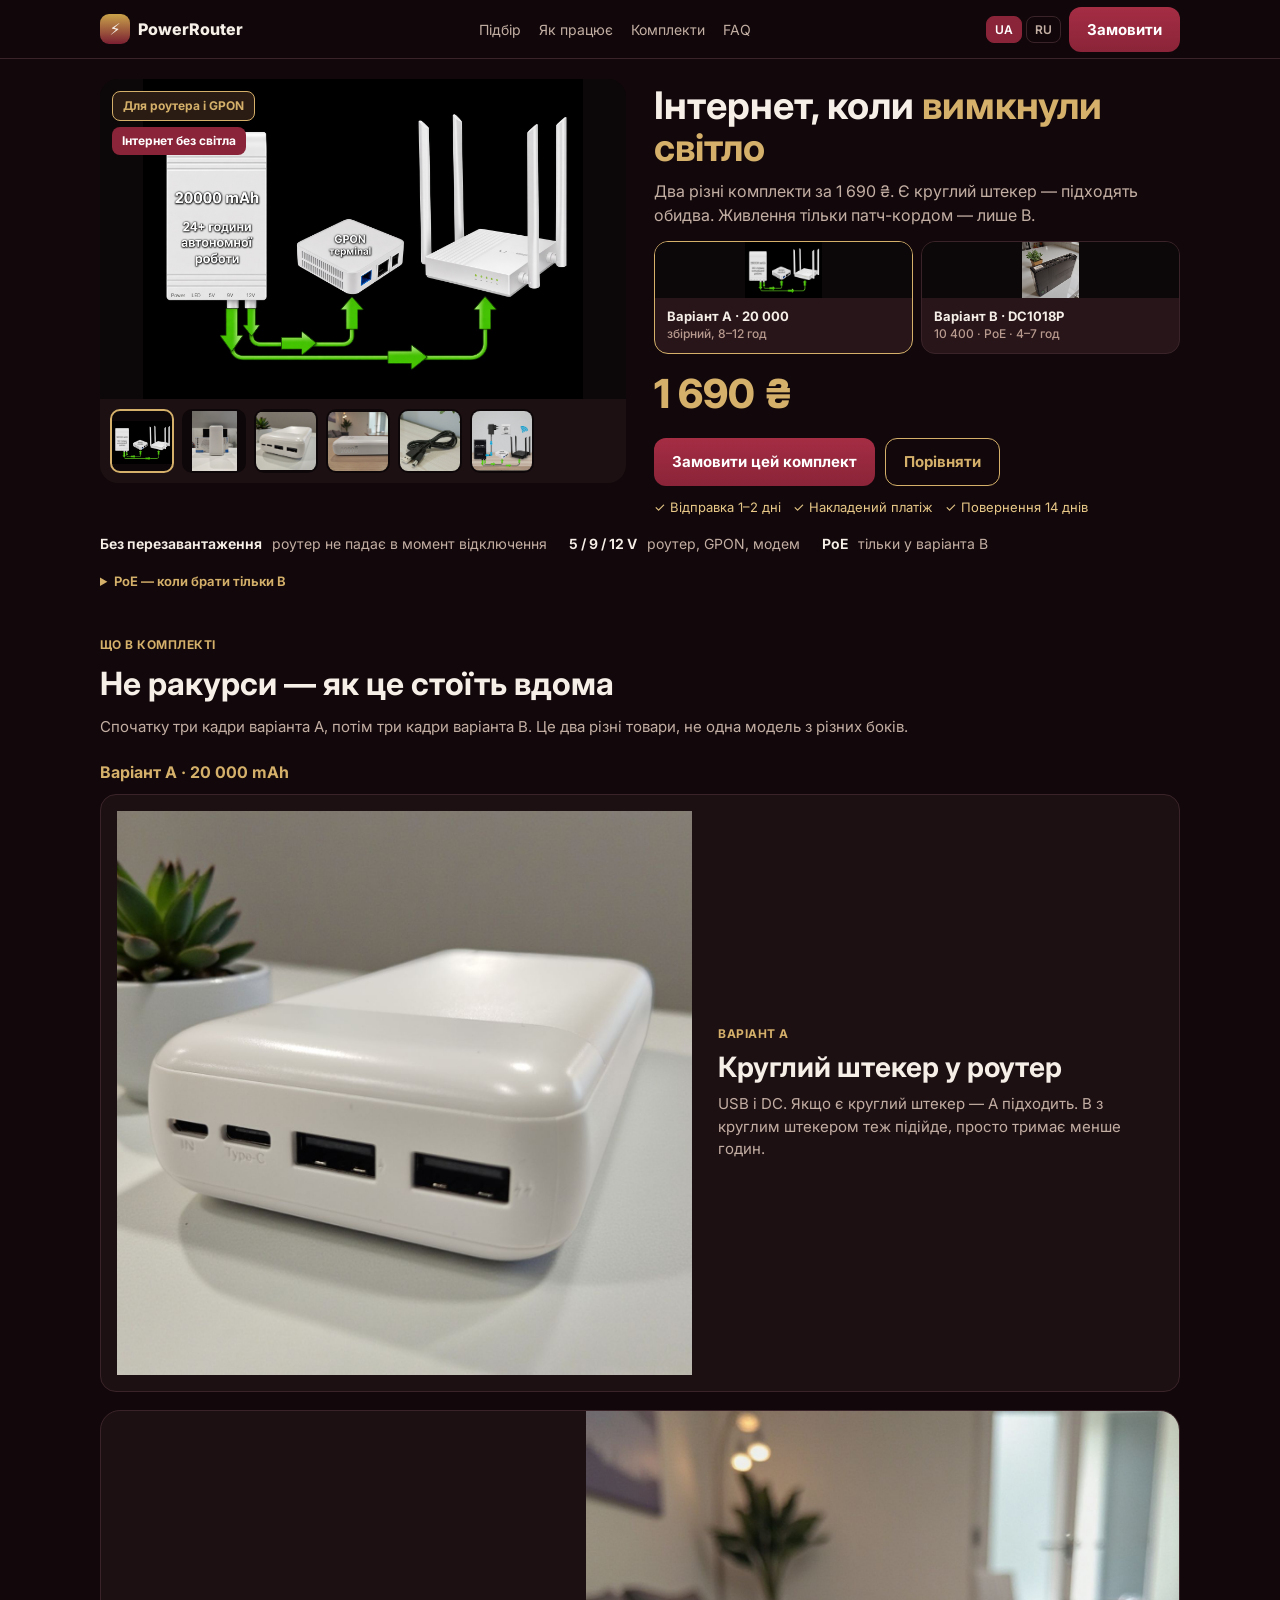
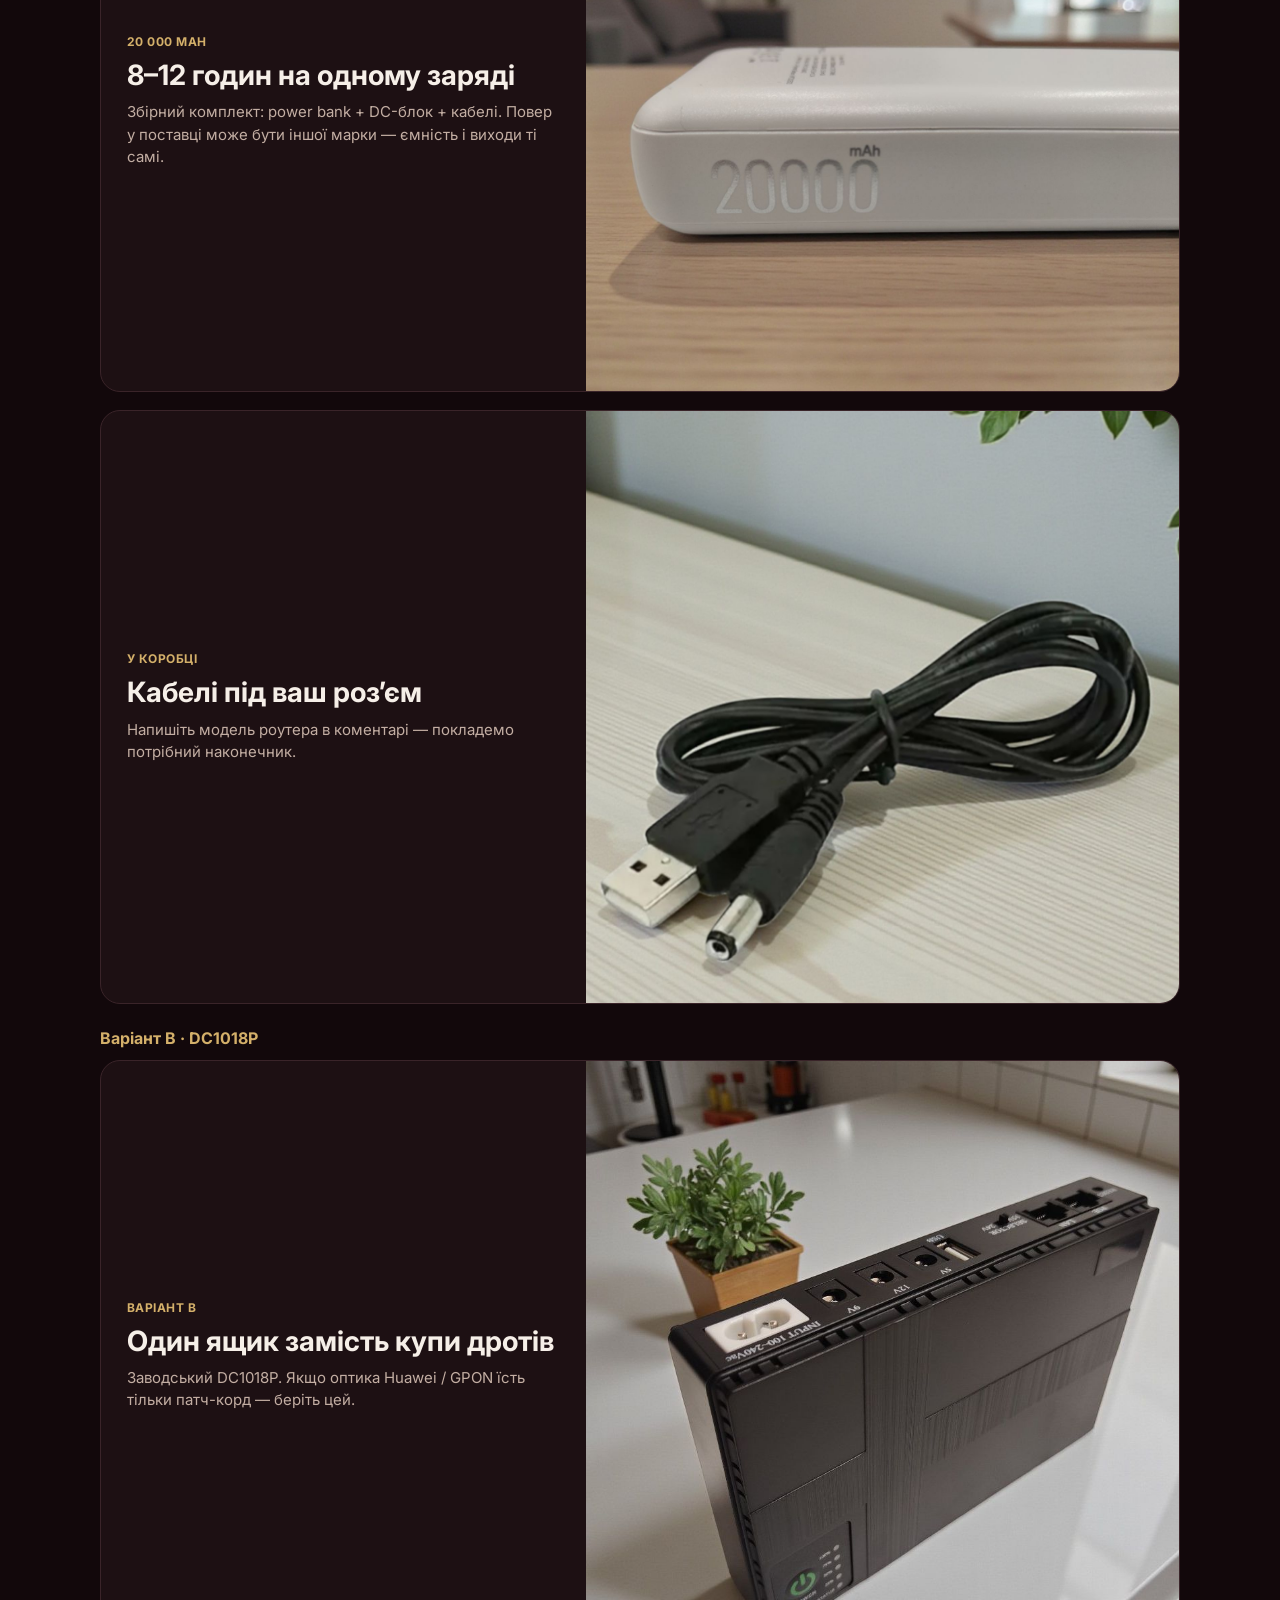
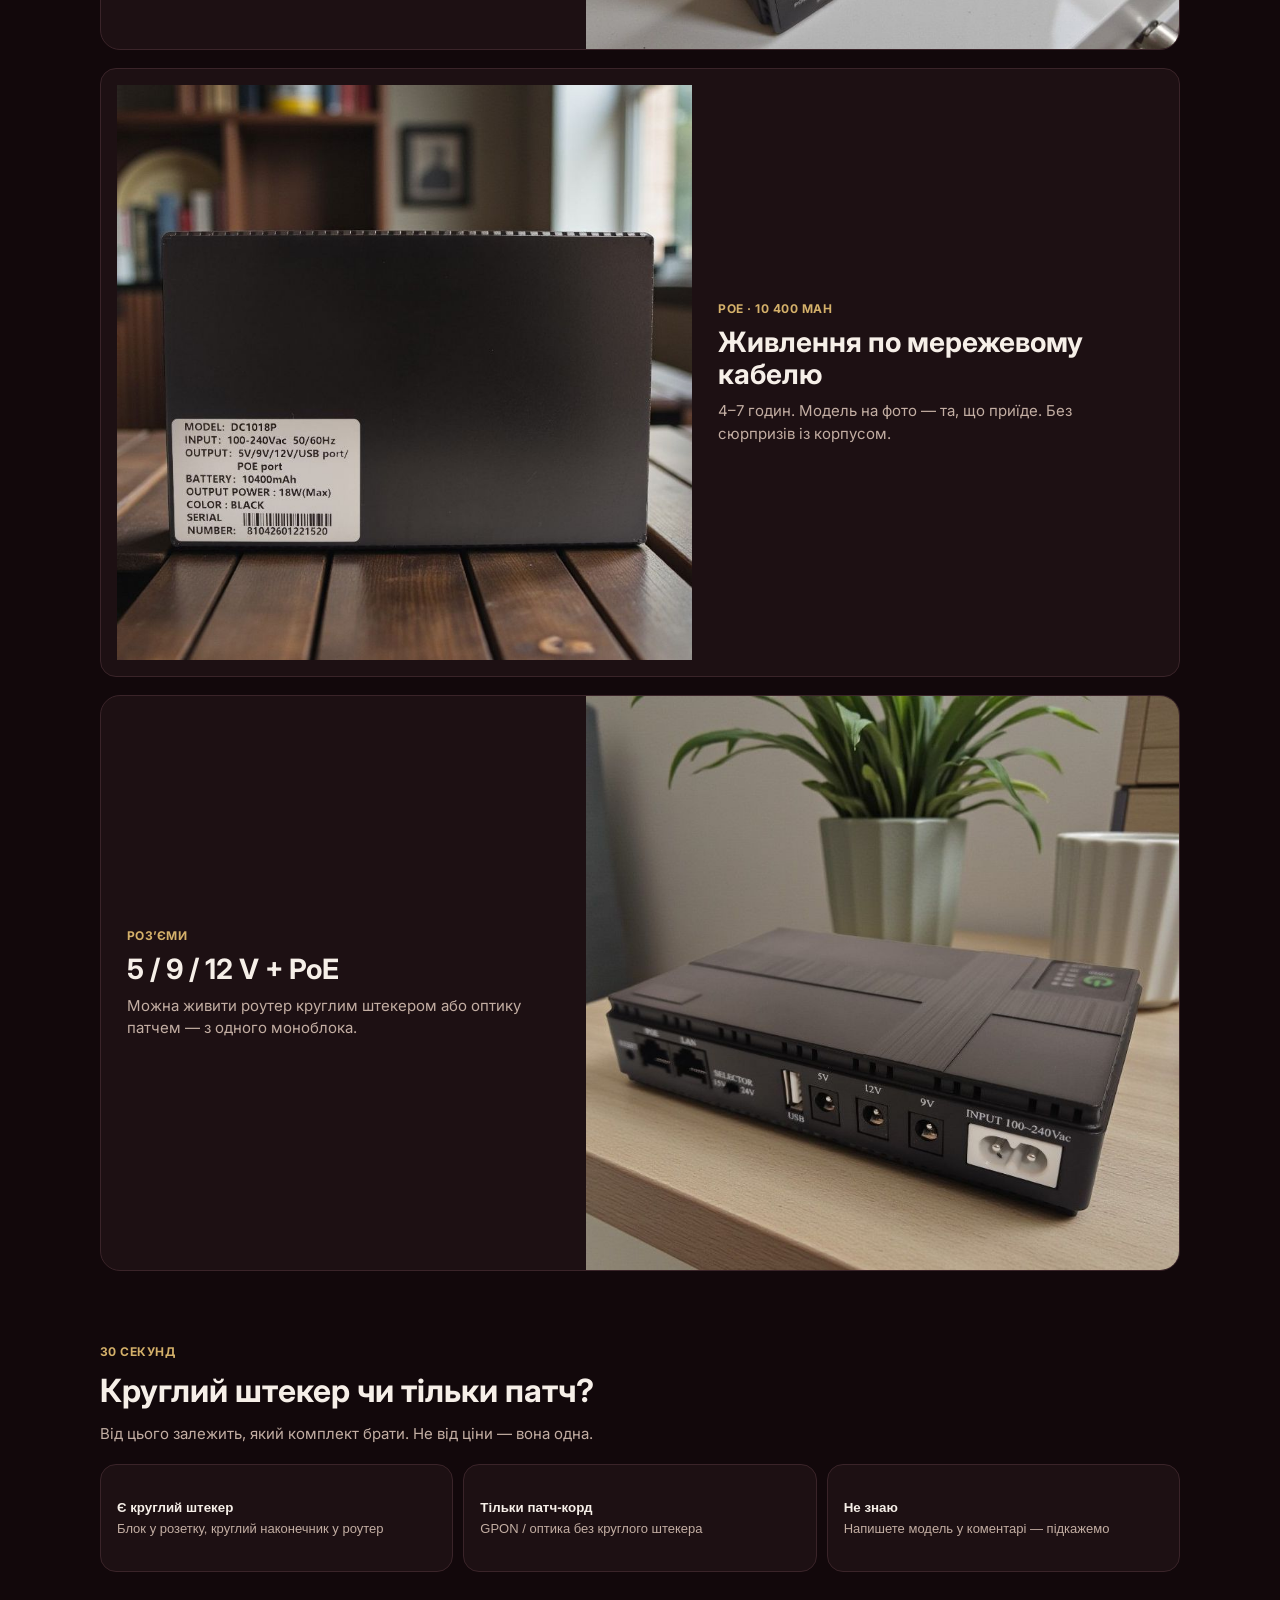
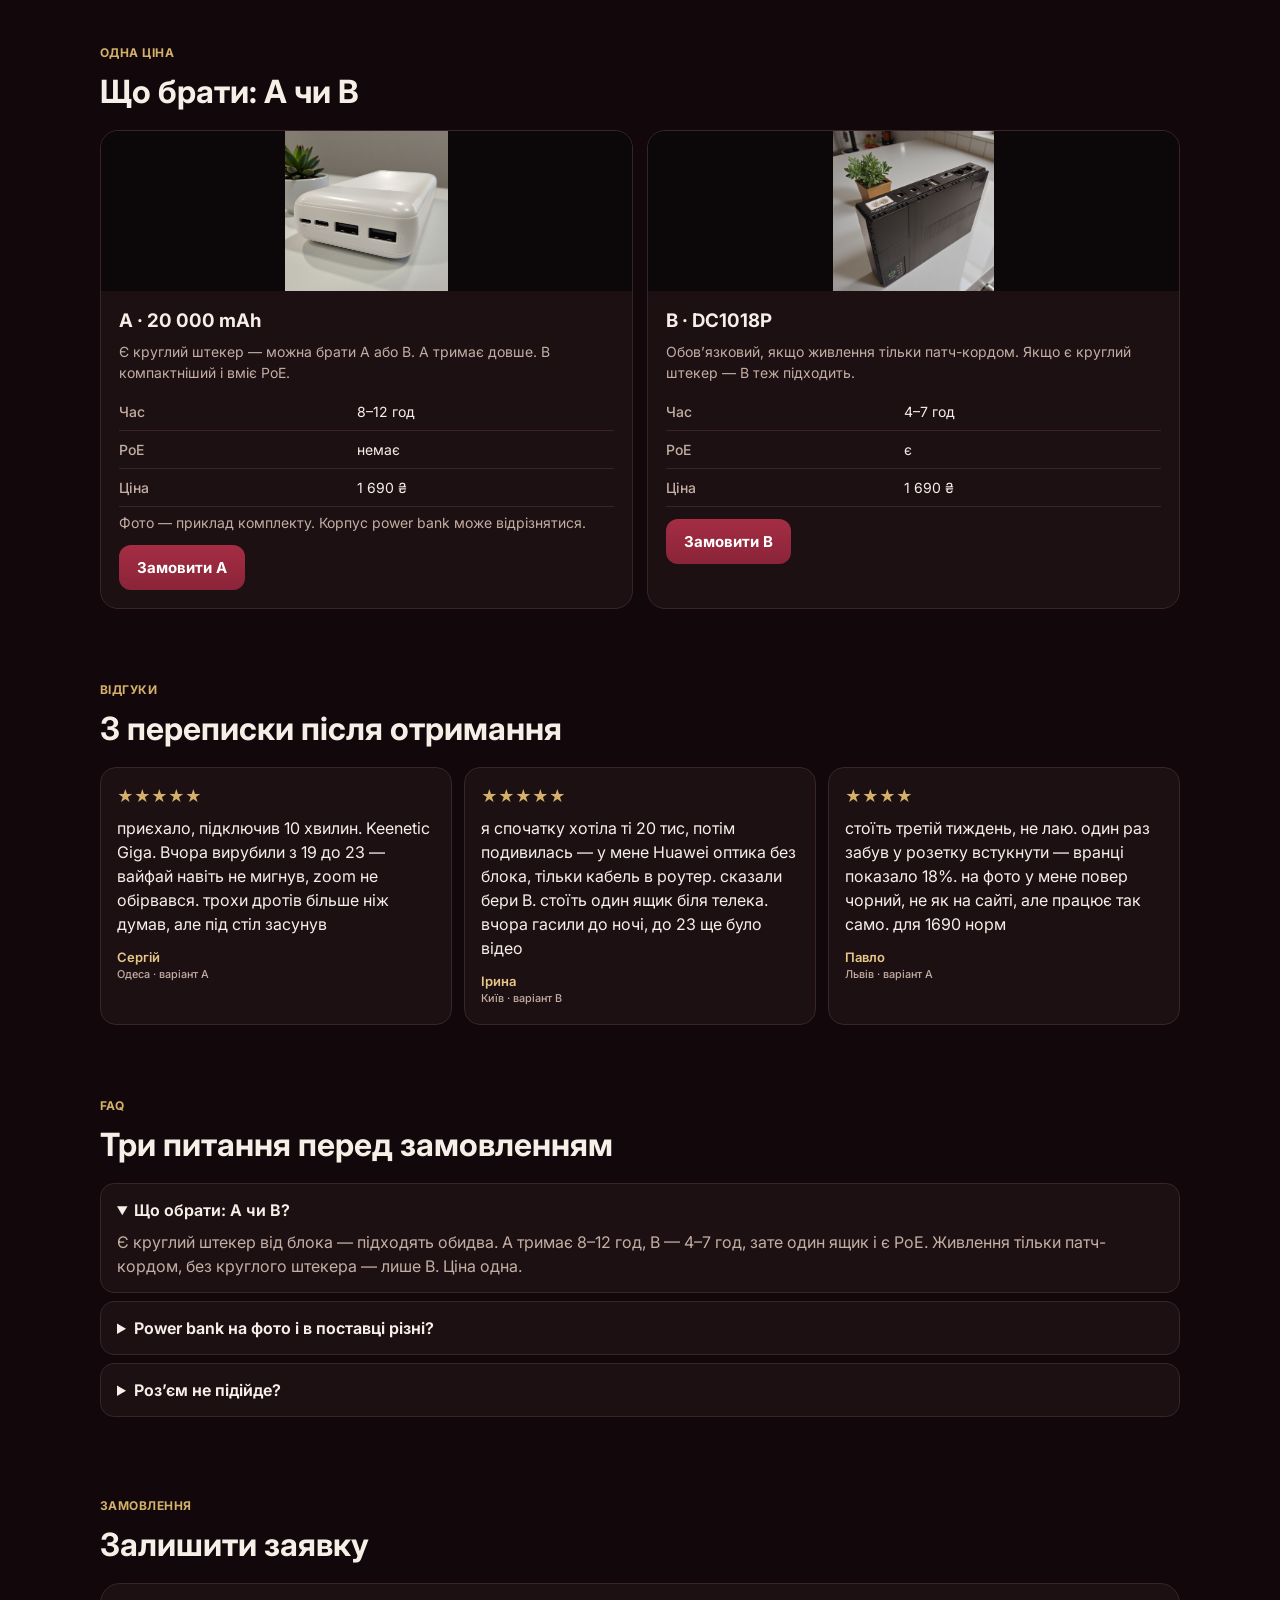
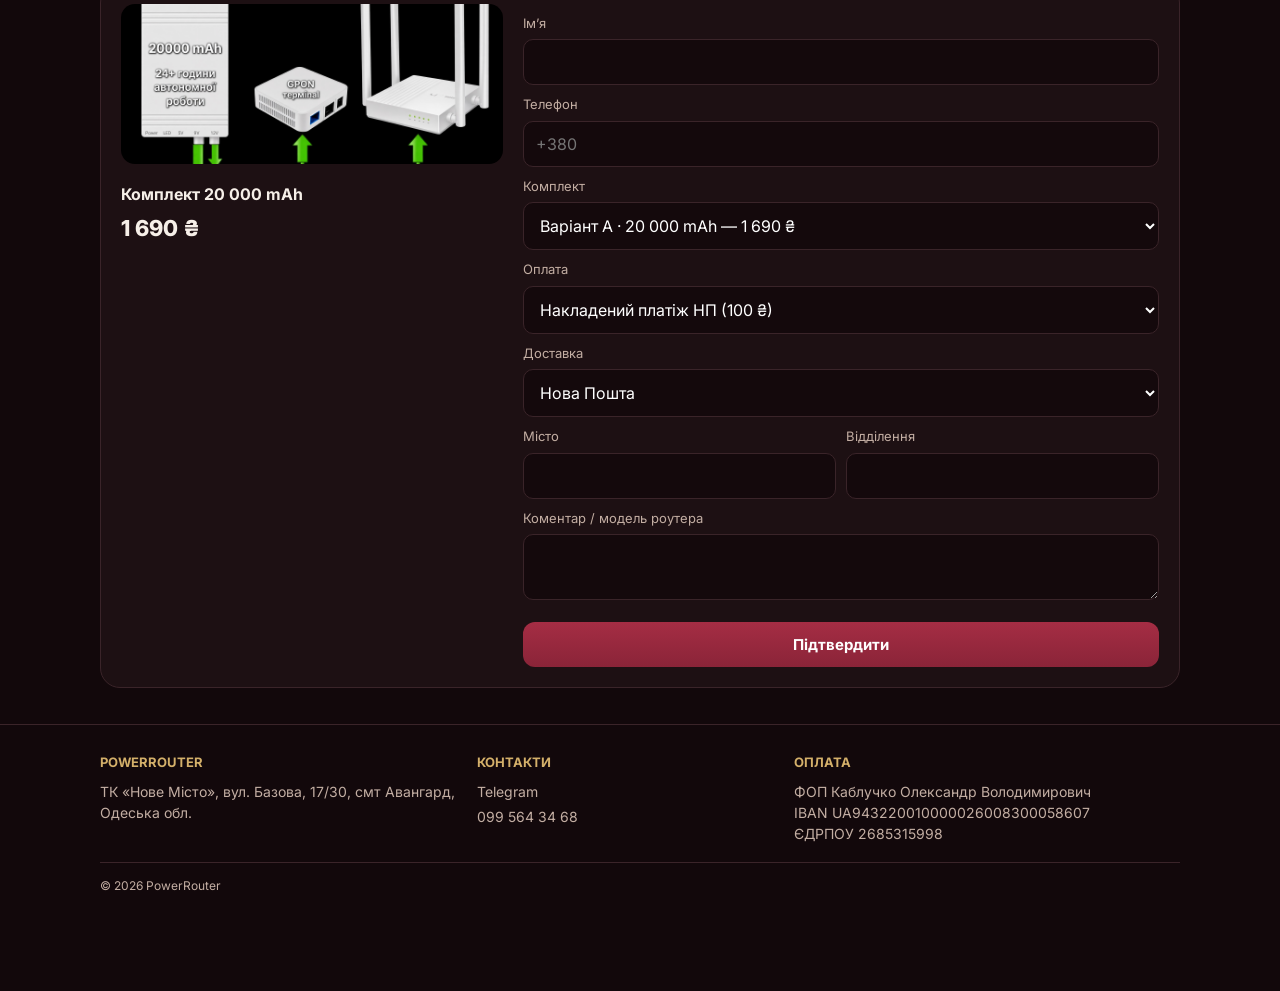
<file: index.html>
<!DOCTYPE html>
<html lang="uk">
<head>
  <meta charset="UTF-8">
  <meta name="viewport" content="width=device-width, initial-scale=1.0">
  <title>ІБП для роутера 20 000 mAh і DC1018P — інтернет без світла | PowerRouter</title>
  <link rel="icon" type="image/svg+xml" href="favicon.svg">
  <link rel="canonical" href="https://crewdocssolution.github.io/powerbank/">
  <meta property="og:title" content="PowerRouter — інтернет без світла">
  <meta property="og:description" content="Два комплекти ІБП для роутера і GPON за 1 690 ₴. 8–12 год або DC1018P з PoE.">
  <meta property="og:image" content="https://crewdocssolution.github.io/powerbank/kit-20k.jpg">
  <meta property="og:url" content="https://crewdocssolution.github.io/powerbank/">
  <meta property="og:type" content="website">
  <meta name="twitter:card" content="summary_large_image">
  <meta name="description" content="Два комплекти: 20 000 mAh і DC1018P 10 400 mAh з PoE. 1690 ₴.">
  <link href="https://fonts.googleapis.com/css2?family=Inter:wght@400;500;600;700;800&display=swap" rel="stylesheet">
  <link rel="stylesheet" href="style.css?v=16">
</head>
<body class="kit20">
  <header>
    <div class="wrap nav">
      <a class="brand" href="#"><span class="brand-mark">⚡</span>PowerRouter</a>
      <nav class="nav-links">
        <a href="#quiz"><span data-lang="uk" class="active">Підбір</span><span data-lang="ru">Подбор</span></a>
        <a href="#story"><span data-lang="uk" class="active">Як працює</span><span data-lang="ru">Как работает</span></a>
        <a href="#kits"><span data-lang="uk" class="active">Комплекти</span><span data-lang="ru">Комплекты</span></a>
        <a href="#faq">FAQ</a>
      </nav>
      <div class="nav-right">
        <div class="lang">
          <button class="active" id="btnUk" onclick="setLang('uk')">UA</button>
          <button id="btnRu" onclick="setLang('ru')">RU</button>
        </div>
        <a class="btn btn-blue" href="#order"><span data-lang="uk" class="active">Замовити</span><span data-lang="ru">Заказать</span></a>
      </div>
    </div>
  </header>
  <main class="wrap">
    <section class="hero">
      <div class="hero-grid">
        <div class="gallery">
          <div class="main-photo">
            <div class="badges">
              <span class="badge badge-gold"><span data-lang="uk" class="active">Для роутера і GPON</span><span data-lang="ru">Для роутера и GPON</span></span>
              <span class="badge badge-red"><span data-lang="uk" class="active">Інтернет без світла</span><span data-lang="ru">Интернет без света</span></span>
            </div>
            <img id="mainImg" src="kit-20k.jpg" alt="Реальний комплект 20 000 mAh">
          </div>
          <div class="thumbs" id="thumbs"></div>
        </div>
        <div class="hero-copy">
          <h1><span data-lang="uk" class="active">Інтернет, коли <em>вимкнули світло</em></span><span data-lang="ru">Интернет, когда <em>выключили свет</em></span></h1>
          <p class="lead"><span data-lang="uk" class="active">Два різні комплекти за 1 690 ₴. Є круглий штекер — підходять обидва. Живлення тільки патч-кордом — лише B.</span><span data-lang="ru">Два разных комплекта за 1 690 ₴. Есть круглый штекер — подходят оба. Питание только патч-кордом — только B.</span></p>
          <div class="switch">
            <button class="on" id="sw20" onclick="selectProduct('kit20')">
              <img src="kit-20k.jpg" alt="">
              <div class="sw-txt">Варіант A · 20 000<small><span data-lang="uk" class="active">збірний, 8–12 год</span><span data-lang="ru">сборный, 8–12 ч</span></small></div>
            </button>
            <button id="swDc" onclick="selectProduct('dc')">
              <img src="dc-3.jpg" alt="">
              <div class="sw-txt">Варіант B · DC1018P<small>10 400 · PoE · 4–7 год</small></div>
            </button>
          </div>
          <div class="price">1 690 ₴</div>
          <div class="cta-row">
            <a class="btn btn-blue" href="#order"><span data-lang="uk" class="active">Замовити цей комплект</span><span data-lang="ru">Заказать этот комплект</span></a>
            <a class="btn btn-ghost" href="#kits"><span data-lang="uk" class="active">Порівняти</span><span data-lang="ru">Сравнить</span></a>
          </div>
          <div class="trust">
            <span>✓ <span data-lang="uk" class="active">Відправка 1–2 дні</span><span data-lang="ru">Отправка 1–2 дня</span></span>
            <span>✓ <span data-lang="uk" class="active">Накладений платіж</span><span data-lang="ru">Наложенный платёж</span></span>
            <span>✓ <span data-lang="uk" class="active">Повернення 14 днів</span><span data-lang="ru">Возврат 14 дней</span></span>
          </div>
        </div>
      </div>
    </section>

    <div class="facts">
      <span><b><span data-lang="uk" class="active">Без перезавантаження</span><span data-lang="ru">Без перезагрузки</span></b> <span data-lang="uk" class="active">роутер не падає в момент відключення</span><span data-lang="ru">роутер не падает в момент отключения</span></span>
      <span><b>5 / 9 / 12 V</b> <span data-lang="uk" class="active">роутер, GPON, модем</span><span data-lang="ru">роутер, GPON, модем</span></span>
      <span><b>PoE</b> <span data-lang="uk" class="active">тільки у варіанта B</span><span data-lang="ru">только у варианта B</span></span>
    </div>
    <details class="poe-mini" id="poe">
      <summary>PoE — <span data-lang="uk" class="active">коли брати тільки B</span><span data-lang="ru">когда брать только B</span></summary>
      <p data-lang="uk" class="active">Якщо GPON або роутер живиться патч-кордом, без круглого штекера від блока — потрібен DC1018P. Якщо є адаптер 5/9/12V у розетку — підійде будь-який комплект.</p>
      <p data-lang="ru">Если GPON или роутер питается патч-кордом, без круглого штекера — нужен DC1018P. Если есть адаптер 5/9/12V — подойдёт любой.</p>
    </details>

    <section id="story">
      <div class="kicker"><span data-lang="uk" class="active">Що в комплекті</span><span data-lang="ru">Что в комплекте</span></div>
      <h2><span data-lang="uk" class="active">Не ракурси — як це стоїть вдома</span><span data-lang="ru">Не ракурсы — как это стоит дома</span></h2>
      <p class="story-intro"><span data-lang="uk" class="active">Спочатку три кадри варіанта A, потім три кадри варіанта B. Це два різні товари, не одна модель з різних боків.</span><span data-lang="ru">Сначала три кадра варианта A, потом три кадра варианта B. Это два разных товара, не одна модель с разных сторон.</span></p>
      <h3 class="story-group">Варіант A · 20 000 mAh</h3>
      <div class="story">
        <article class="story-row rev">
          <div class="story-copy">
            <b>Варіант A</b>
            <h3><span data-lang="uk" class="active">Круглий штекер у роутер</span><span data-lang="ru">Круглый штекер в роутер</span></h3>
            <p><span data-lang="uk" class="active">USB і DC. Якщо є круглий штекер — A підходить. B з круглим штекером теж підійде, просто тримає менше годин.</span><span data-lang="ru">USB и DC. Если есть круглый штекер — A подходит. B с круглым штекером тоже подойдёт, просто меньше часов.</span></p>
          </div>
          <div class="story-pic"><img src="kit20-ports.jpg" alt=""></div>
        </article>
        <article class="story-row">
          <div class="story-copy">
            <b>20 000 mAh</b>
            <h3><span data-lang="uk" class="active">8–12 годин на одному заряді</span><span data-lang="ru">8–12 часов на одном заряде</span></h3>
            <p><span data-lang="uk" class="active">Збірний комплект: power bank + DC-блок + кабелі. Повер у поставці може бути іншої марки — ємність і виходи ті самі.</span><span data-lang="ru">Сборный комплект: power bank + DC-блок + кабели. Повер в поставке может быть другой марки — ёмкость и выходы те же.</span></p>
          </div>
          <div class="story-pic"><img src="kit20-mah.jpg" alt=""></div>
        </article>
        <article class="story-row">
          <div class="story-copy">
            <b><span data-lang="uk" class="active">У коробці</span><span data-lang="ru">В коробке</span></b>
            <h3><span data-lang="uk" class="active">Кабелі під ваш роз’єм</span><span data-lang="ru">Кабели под ваш разъём</span></h3>
            <p><span data-lang="uk" class="active">Напишіть модель роутера в коментарі — покладемо потрібний наконечник.</span><span data-lang="ru">Напишите модель роутера в комментарии — положим нужный наконечник.</span></p>
          </div>
          <div class="story-pic"><img src="kit20-cable.jpg" alt=""></div>
        </article>
      </div>
      <h3 class="story-group">Варіант B · DC1018P</h3>
      <div class="story">
        <article class="story-row">
          <div class="story-copy">
            <b>Варіант B</b>
            <h3><span data-lang="uk" class="active">Один ящик замість купи дротів</span><span data-lang="ru">Один ящик вместо кучи проводов</span></h3>
            <p><span data-lang="uk" class="active">Заводський DC1018P. Якщо оптика Huawei / GPON їсть тільки патч-корд — беріть цей.</span><span data-lang="ru">Заводской DC1018P. Если оптика Huawei / GPON ест только патч-корд — берите этот.</span></p>
          </div>
          <div class="story-pic"><img src="dc-3.jpg" alt=""></div>
        </article>
        <article class="story-row rev">
          <div class="story-copy">
            <b>PoE · 10 400 mAh</b>
            <h3><span data-lang="uk" class="active">Живлення по мережевому кабелю</span><span data-lang="ru">Питание по сетевому кабелю</span></h3>
            <p><span data-lang="uk" class="active">4–7 годин. Модель на фото — та, що приїде. Без сюрпризів із корпусом.</span><span data-lang="ru">4–7 часов. Модель на фото — та, что приедет. Без сюрпризов с корпусом.</span></p>
          </div>
          <div class="story-pic"><img src="dc-1.jpg" alt=""></div>
        </article>
        <article class="story-row">
          <div class="story-copy">
            <b><span data-lang="uk" class="active">Роз’єми</span><span data-lang="ru">Разъёмы</span></b>
            <h3>5 / 9 / 12 V + PoE</h3>
            <p><span data-lang="uk" class="active">Можна живити роутер круглим штекером або оптику патчем — з одного моноблока.</span><span data-lang="ru">Можно питать роутер круглым штекером или оптику патчем — с одного моноблока.</span></p>
          </div>
          <div class="story-pic"><img src="dc-2.jpg" alt=""></div>
        </article>
      </div>
    </section>


    <section id="quiz">
      <div class="kicker"><span data-lang="uk" class="active">30 секунд</span><span data-lang="ru">30 секунд</span></div>
      <h2><span data-lang="uk" class="active">Круглий штекер чи тільки патч?</span><span data-lang="ru">Круглый штекер или только патч?</span></h2>
      <p class="story-intro"><span data-lang="uk" class="active">Від цього залежить, який комплект брати. Не від ціни — вона одна.</span><span data-lang="ru">От этого зависит, какой комплект брать. Не от цены — она одна.</span></p>
      <div class="quiz-grid">
        <button type="button" class="quiz-opt" id="q-plug" onclick="pickPlug('plug')">
          <b><span data-lang="uk" class="active">Є круглий штекер</span><span data-lang="ru">Есть круглый штекер</span></b>
          <small><span data-lang="uk" class="active">Блок у розетку, круглий наконечник у роутер</span><span data-lang="ru">Блок в розетку, круглый наконечник в роутер</span></small>
        </button>
        <button type="button" class="quiz-opt" id="q-patch" onclick="pickPlug('patch')">
          <b><span data-lang="uk" class="active">Тільки патч-корд</span><span data-lang="ru">Только патч-корд</span></b>
          <small><span data-lang="uk" class="active">GPON / оптика без круглого штекера</span><span data-lang="ru">GPON / оптика без круглого штекера</span></small>
        </button>
        <button type="button" class="quiz-opt" id="q-unknown" onclick="pickPlug('unknown')">
          <b><span data-lang="uk" class="active">Не знаю</span><span data-lang="ru">Не знаю</span></b>
          <small><span data-lang="uk" class="active">Напишете модель у коментарі — підкажемо</span><span data-lang="ru">Напишите модель в комментарии — подскажем</span></small>
        </button>
      </div>
      <p class="quiz-rec" id="quizRec" hidden></p>
    </section>

    <section id="kits">
      <div class="kicker"><span data-lang="uk" class="active">Одна ціна</span><span data-lang="ru">Одна цена</span></div>
      <h2><span data-lang="uk" class="active">Що брати: A чи B</span><span data-lang="ru">Что брать: A или B</span></h2>
      <div class="compare">
        <article class="pcard">
          <div class="pic"><img src="kit20-ports.jpg" alt="20 000"></div>
          <div class="body">
            <h3>A · 20 000 mAh</h3>
            <p><span data-lang="uk" class="active">Є круглий штекер — можна брати A або B. A тримає довше. B компактніший і вміє PoE.</span><span data-lang="ru">Есть круглый штекер — можно A или B. A держит дольше. B компактнее и умеет PoE.</span></p>
            <table>
              <tr><th><span data-lang="uk" class="active">Час</span><span data-lang="ru">Время</span></th><td>8–12 год</td></tr>
              <tr><th>PoE</th><td><span data-lang="uk" class="active">немає</span><span data-lang="ru">нет</span></td></tr>
              <tr><th><span data-lang="uk" class="active">Ціна</span><span data-lang="ru">Цена</span></th><td>1 690 ₴</td></tr>
            </table>
            <p class="note"><span data-lang="uk" class="active">Фото — приклад комплекту. Корпус power bank може відрізнятися.</span><span data-lang="ru">Фото — пример комплекта. Корпус power bank может отличаться.</span></p>
            <div style="margin-top:12px"><a class="btn btn-blue" href="#order" onclick="selectProduct('kit20')"><span data-lang="uk" class="active">Замовити A</span><span data-lang="ru">Заказать A</span></a></div>
          </div>
        </article>
        <article class="pcard">
          <div class="pic"><img src="dc-3.jpg" alt="DC1018P"></div>
          <div class="body">
            <h3>B · DC1018P</h3>
            <p><span data-lang="uk" class="active">Обов’язковий, якщо живлення тільки патч-кордом. Якщо є круглий штекер — B теж підходить.</span><span data-lang="ru">Обязателен, если питание только патч-кордом. Если есть круглый штекер — B тоже подходит.</span></p>
            <table>
              <tr><th><span data-lang="uk" class="active">Час</span><span data-lang="ru">Время</span></th><td>4–7 год</td></tr>
              <tr><th>PoE</th><td><span data-lang="uk" class="active">є</span><span data-lang="ru">есть</span></td></tr>
              <tr><th><span data-lang="uk" class="active">Ціна</span><span data-lang="ru">Цена</span></th><td>1 690 ₴</td></tr>
            </table>
            <div style="margin-top:12px"><a class="btn btn-blue" href="#order" onclick="selectProduct('dc')"><span data-lang="uk" class="active">Замовити B</span><span data-lang="ru">Заказать B</span></a></div>
          </div>
        </article>
      </div>
    </section>

    <section>
      <div class="kicker"><span data-lang="uk" class="active">Відгуки</span><span data-lang="ru">Отзывы</span></div>
      <h2><span data-lang="uk" class="active">З переписки після отримання</span><span data-lang="ru">Из переписки после получения</span></h2>
      <div class="reviews" style="margin-top:8px">
        <article class="rev"><div class="stars">★★★★★</div><p><span data-lang="uk" class="active">приєхало, підключив 10 хвилин. Keenetic Giga. Вчора вирубили з 19 до 23 — вайфай навіть не мигнув, zoom не обірвався. трохи дротів більше ніж думав, але під стіл засунув</span><span data-lang="ru">приехало, включил за 10 мин. Keenetic Giga. Вчера свет с 19 до 23 — вайфай даже не мигнул. проводов больше чем ждал, под стол убрал</span></p><div class="who">Сергій<small>Одеса · варіант A</small></div></article>
        <article class="rev"><div class="stars">★★★★★</div><p><span data-lang="uk" class="active">я спочатку хотіла ті 20 тис, потім подивилась — у мене Huawei оптика без блока, тільки кабель в роутер. сказали бери B. стоїть один ящик біля телека. вчора гасили до ночі, до 23 ще було відео</span><span data-lang="ru">сначала хотела 20 тыс, потом вспомнила — оптика Huawei без блока, только патч в роутер. взяла B. один ящик у тумбочки. до 23 ещё было видео</span></p><div class="who">Ірина<small>Київ · варіант B</small></div></article>
        <article class="rev"><div class="stars">★★★★</div><p><span data-lang="uk" class="active">стоїть третій тиждень, не лаю. один раз забув у розетку встукнути — вранці показало 18%. на фото у мене повер чорний, не як на сайті, але працює так само. для 1690 норм</span><span data-lang="ru">третья неделя стоит, не лезу. один раз не вставил в розетку — на экране 18%. повер пришёл чёрный, не как на фото, работае так же</span></p><div class="who">Павло<small>Львів · варіант A</small></div></article>
      </div>
    </section>

    <section class="faq" id="faq">
      <div class="kicker">FAQ</div>
      <h2><span data-lang="uk" class="active">Три питання перед замовленням</span><span data-lang="ru">Три вопроса перед заказом</span></h2>
      <details open><summary><span data-lang="uk" class="active">Що обрати: A чи B?</span><span data-lang="ru">Что взять: A или B?</span></summary><p><span data-lang="uk" class="active">Є круглий штекер від блока — підходять обидва. A тримає 8–12 год, B — 4–7 год, зате один ящик і є PoE. Живлення тільки патч-кордом, без круглого штекера — лише B. Ціна одна.</span><span data-lang="ru">Есть круглый штекер от блока — подходят оба. A держит 8–12 ч, B — 4–7 ч, зато один ящик и есть PoE. Питание только патч-кордом, без круглого штекера — только B. Цена одна.</span></p></details>
      <details><summary><span data-lang="uk" class="active">Power bank на фото і в поставці різні?</span><span data-lang="ru">Power bank на фото и в поставке разные?</span></summary><p><span data-lang="uk" class="active">У варіанті A — так може бути. Фото це приклад комплекту. Приїде 20 000 mAh з тими самими виходами. DC1018P завжди та сама модель.</span><span data-lang="ru">В варианте A — да, может. Фото — пример. Приедет 20 000 mAh с теми же выходами. DC1018P — всегда та же модель.</span></p></details>
      <details><summary><span data-lang="uk" class="active">Роз’єм не підійде?</span><span data-lang="ru">Разъём не подойдёт?</span></summary><p><span data-lang="uk" class="active">Напишіть модель роутера в коментар — покладемо наконечник. Якщо не сів — 14 днів на обмін.</span><span data-lang="ru">Напишите модель роутера в комментарий — положим наконечник. Если не сел — 14 дней на обмен.</span></p></details>
    </section>

    <section id="order">
      <div class="kicker"><span data-lang="uk" class="active">Замовлення</span><span data-lang="ru">Заказ</span></div>
      <h2><span data-lang="uk" class="active">Залишити заявку</span><span data-lang="ru">Оставить заявку</span></h2>
      <div class="order-box" style="margin-top:8px">
        <div>
          <img id="orderImg" src="kit-20k.jpg" alt="" style="width:100%;border-radius:14px;margin-bottom:12px;object-fit:cover;height:160px;background:#0c0708">
          <b id="orderTitle">Комплект 20 000 mAh</b>
          <div style="margin-top:6px;font-size:22px;font-weight:800">1 690 ₴</div>
        </div>
        <form class="order-form" id="orderForm" onsubmit="return sendOrder(event)">
          <label><span data-lang="uk" class="active">Ім’я</span><span data-lang="ru">Имя</span></label>
          <input id="orderName" required>
          <label><span data-lang="uk" class="active">Телефон</span><span data-lang="ru">Телефон</span></label>
          <input id="orderPhone" required placeholder="+380" inputmode="tel">
          <label><span data-lang="uk" class="active">Комплект</span><span data-lang="ru">Комплект</span></label>
          <select id="orderProduct" onchange="syncFromSelect()">
            <option value="Комплект 20 000 mAh — 1690 грн" data-id="kit20">Варіант A · 20 000 mAh — 1 690 ₴</option>
            <option value="DC1018P 10400 mAh — 1690 грн" data-id="dc">Варіант B · DC1018P — 1 690 ₴</option>
          </select>
          <label><span data-lang="uk" class="active">Оплата</span><span data-lang="ru">Оплата</span></label>
          <select id="orderPayment">
            <option value="Накладений платіж НП (передплата 100 грн)">Накладений платіж НП (100 ₴)</option>
            <option value="Повна передоплата ФОП">Повна передоплата ФОП</option>
            <option value="Укрпошта після повної передоплати">Укрпошта (повна передоплата)</option>
          </select>
          <label><span data-lang="uk" class="active">Доставка</span><span data-lang="ru">Доставка</span></label>
          <select id="orderDelivery">
            <option value="Нова Пошта">Нова Пошта</option>
            <option value="Укрпошта">Укрпошта</option>
          </select>
          <div class="row2">
            <div><label><span data-lang="uk" class="active">Місто</span><span data-lang="ru">Город</span></label><input id="orderCity"></div>
            <div><label><span data-lang="uk" class="active">Відділення</span><span data-lang="ru">Отделение</span></label><input id="orderBranch"></div>
          </div>
          <input id="orderAddress" style="display:none"><input type="hidden" id="npType" value="відділення">
          <label><span data-lang="uk" class="active">Коментар / модель роутера</span><span data-lang="ru">Комментарий / модель роутера</span></label>
          <textarea id="orderComment"></textarea>
          <button class="btn btn-blue" id="orderSubmitBtn" style="width:100%;margin-top:16px"><span data-lang="uk" class="active">Підтвердити</span><span data-lang="ru">Подтвердить</span></button>
        </form>
      </div>
    </section>
  </main>
  <footer>
    <div class="wrap">
      <div class="foot-grid">
        <div><h4>PowerRouter</h4><p>ТК «Нове Місто», вул. Базова, 17/30, смт Авангард, Одеська обл.</p></div>
        <div>
          <h4><span data-lang="uk" class="active">Контакти</span><span data-lang="ru">Контакты</span></h4>
          <a href="https://t.me/+380995643468" target="_blank" rel="noopener">Telegram</a>
          <a href="tel:+380995643468">099 564 34 68</a>
        </div>
        <div><h4><span data-lang="uk" class="active">Оплата</span><span data-lang="ru">Оплата</span></h4><p>ФОП Каблучко Олександр Володимирович</p><p>IBAN UA943220010000026008300058607</p><p>ЄДРПОУ 2685315998</p></div>
      </div>
      <p class="copy">© 2026 PowerRouter</p>
    </div>
  </footer>
  <div class="sticky"><div class="sticky-in"><div><b>1 690 ₴</b></div><a class="btn btn-blue" href="#order"><span data-lang="uk" class="active">Замовити</span><span data-lang="ru">Заказать</span></a></div></div>
  <div class="modal" id="thankyouModal" onclick="if(event.target===this)closeThankYou()"><div class="mbox"><div style="font-size:40px">✅</div><h3><span data-lang="uk" class="active">Дякуємо!</span><span data-lang="ru">Спасибо!</span></h3><button class="btn btn-blue" style="width:100%;margin-top:12px" onclick="closeThankYou()"><span data-lang="uk" class="active">Зрозуміло</span><span data-lang="ru">Понятно</span></button></div></div>
  <script src="app.js?v=16"></script>
</body>
</html>
</file>
<file: style.css>
:root {
  --bg: #12080b;
  --card: #1d1013;
  --card2: #27151a;
  --text: #f6efe8;
  --muted: #c3aea3;
  --gold: #d4b06a;
  --gold2: #e8c888;
  --wine: #8a2438;
  --wine2: #a52d44;
  --border: #3a2429;
}
* { margin: 0; padding: 0; box-sizing: border-box; }
html { scroll-behavior: smooth; }
body {
  font-family: Inter, system-ui, sans-serif;
  background: var(--bg);
  color: var(--text);
  line-height: 1.5;
  -webkit-font-smoothing: antialiased;
}
a { color: inherit; }
.wrap { max-width: 1120px; margin: 0 auto; padding: 0 20px; }
[data-lang] { display: none; }
[data-lang].active { display: inline; }
p[data-lang].active, h1[data-lang].active, h2[data-lang].active, h3[data-lang].active,
li[data-lang].active, div[data-lang].active { display: block; }
header {
  position: sticky; top: 0; z-index: 50;
  background: rgba(18,8,11,.94);
  backdrop-filter: blur(16px);
  border-bottom: 1px solid var(--border);
}
.nav { height: 58px; display: flex; align-items: center; justify-content: space-between; gap: 12px; }
.brand { display: flex; align-items: center; gap: 8px; text-decoration: none; font-weight: 800; }
.brand-mark {
  width: 30px; height: 30px; border-radius: 9px;
  background: linear-gradient(180deg,#c9a24a,#7a1f32);
  display: grid; place-items: center;
}
.nav-links { display: flex; gap: 18px; }
.nav-links a { color: var(--muted); text-decoration: none; font-size: 14px; }
.nav-right { display: flex; align-items: center; gap: 8px; }
.lang { display: flex; gap: 4px; }
.lang button {
  background: transparent; border: 1px solid var(--border); color: var(--muted);
  border-radius: 8px; padding: 5px 8px; font: 600 12px Inter; cursor: pointer;
}
.lang button.active { background: var(--wine); color: #fff; border-color: var(--wine); }
.btn {
  display: inline-flex; align-items: center; justify-content: center;
  border: 0; border-radius: 12px; padding: 13px 18px;
  font: 700 15px Inter; cursor: pointer; text-decoration: none;
}
.btn-blue { background: linear-gradient(180deg,var(--wine2),var(--wine)); color: #fff; }
.btn-ghost { background: transparent; color: var(--gold); border: 1px solid var(--gold); }
.hero { padding: 20px 0 8px; }
.hero-grid { display: grid; grid-template-columns: 1fr 1fr; gap: 28px; align-items: start; }
.gallery { border-radius: 18px; overflow: hidden; background: #0c0708; }
.main-photo {
  position: relative; background: #0c0708;
  display: flex; align-items: center; justify-content: center;
}
body.kit20 .main-photo,
body.dc .main-photo { height: 320px; }
.main-photo img { max-width: 100%; max-height: 100%; width: auto; height: auto; object-fit: contain; }
.badges { position: absolute; top: 12px; left: 12px; display: flex; flex-direction: column; gap: 6px; z-index: 2; }
.badge { width: fit-content; border-radius: 8px; padding: 5px 10px; font-size: 12px; font-weight: 700; }
.badge-red { background: var(--wine); color: #fff; }
.badge-gold { background: #2a1c12; color: var(--gold); border: 1px solid var(--gold); }
.thumbs { display: flex; gap: 8px; padding: 10px; background: var(--card); }
.thumbs img {
  width: 64px; height: 64px; object-fit: contain;
  border-radius: 10px; border: 2px solid transparent; cursor: pointer;
  background: #0d0709; flex-shrink: 0;
}
.thumbs img.on { border-color: var(--gold); }
.hero-copy h1 { font-size: clamp(26px, 3.4vw, 38px); line-height: 1.1; margin: 6px 0 10px; }
.hero-copy h1 em { font-style: normal; color: var(--gold); }
.lead { color: var(--muted); font-size: 16px; margin-bottom: 14px; }
.price { font-size: 40px; font-weight: 800; color: var(--gold); margin: 10px 0 14px; }
.trust { display: flex; flex-wrap: wrap; gap: 12px; color: var(--gold2); font-size: 13px; margin-top: 12px; }
.cta-row { display: flex; gap: 10px; flex-wrap: wrap; align-items: stretch; }
.cta-row .btn { min-height: 48px; }
.link-quiet { color: var(--gold); font-weight: 650; font-size: 14px; text-decoration: none; }
.kicker { color: var(--gold); font-size: 12px; font-weight: 700; letter-spacing: .04em; text-transform: uppercase; }
.switch { display: grid; grid-template-columns: 1fr 1fr; gap: 8px; margin: 4px 0 6px; }
.switch button {
  background: var(--card2); border: 1px solid var(--border); color: var(--muted);
  border-radius: 14px; padding: 0; cursor: pointer; text-align: left; overflow: hidden;
}
.switch button img { width: 100%; height: 56px; object-fit: contain; display: block; background: #0c0708; }
.switch button .sw-txt { padding: 10px 12px 12px; font: 700 13px Inter; color: var(--text); }
.switch button small { display: block; font-weight: 500; font-size: 12px; margin-top: 2px; color: #b89a8e; }
.switch button.on { border-color: var(--gold); }
.facts { display: flex; flex-wrap: wrap; gap: 8px 22px; padding: 8px 0 18px; color: var(--muted); font-size: 14px; }
.facts b { color: var(--text); font-weight: 650; margin-right: 6px; }
.poe-mini { color: var(--muted); font-size: 13px; margin: 0 0 8px; }
.poe-mini summary { cursor: pointer; color: var(--gold); font-weight: 650; }
section { padding: 36px 0; }
h2 { font-size: clamp(22px, 3vw, 32px); margin: 6px 0 14px; }
.story-intro { color: var(--muted); margin: -6px 0 18px; font-size: 15px; }
.story-group { color: var(--gold); font-size: 16px; margin: 22px 0 10px; }
.story { display: flex; flex-direction: column; gap: 18px; }
.story-row {
  display: grid; grid-template-columns: .9fr 1.1fr; gap: 0;
  background: var(--card); border: 1px solid var(--border); border-radius: 20px; overflow: hidden;
}
.story-row.rev { direction: rtl; }
.story-row.rev > * { direction: ltr; }
.story-copy { padding: 28px 26px; display: flex; flex-direction: column; justify-content: center; }
.story-copy b { color: var(--gold); font-size: 12px; letter-spacing: .04em; text-transform: uppercase; }
.story-copy h3 { font-size: clamp(20px, 2.3vw, 28px); margin: 8px 0 10px; line-height: 1.15; }
.story-copy p { color: var(--muted); font-size: 15px; }
.story-pic { background: #0c0708; min-height: 280px; height: 100%; overflow: hidden; }
.story-pic img { width: 100%; height: 100%; min-height: 280px; object-fit: cover; object-position: center; display: block; }
.compare { display: grid; grid-template-columns: 1fr 1fr; gap: 14px; }
.pcard { background: var(--card); border: 1px solid var(--border); border-radius: 18px; overflow: hidden; }
.pcard .pic { height: 160px; background: #0c0708; display: flex; align-items: center; justify-content: center; overflow: hidden; }
.pcard .pic img { max-width: 100%; max-height: 160px; object-fit: contain; }
.pcard .body { padding: 16px 18px 18px; }
.pcard p { color: var(--muted); font-size: 14px; margin: 6px 0 10px; }
.note { font-size: 12px; color: #b89a8e; margin-top: 10px; line-height: 1.45; }
table { width: 100%; border-collapse: collapse; margin-top: 8px; }
th, td { text-align: left; padding: 8px 0; border-bottom: 1px solid var(--border); font-size: 14px; }
th { color: var(--muted); width: 48%; font-weight: 500; }
.scheme-frame {
  margin-top: 8px; background: var(--card); border: 1px solid var(--border);
  border-radius: 18px; padding: 8px; overflow: hidden;
}
.scheme-frame img { display: block; width: 100%; max-height: 380px; object-fit: contain; margin: 0 auto; }
.reviews { display: grid; grid-template-columns: repeat(3,1fr); gap: 12px; }
.rev { background: var(--card); border: 1px solid var(--border); border-radius: 16px; padding: 16px; }
.stars { color: var(--gold); margin-bottom: 8px; }
.who { margin-top: 12px; color: var(--gold2); font-size: 13px; font-weight: 600; }
.who small { display: block; color: var(--muted); font-weight: 500; }
.faq details { background: var(--card); border: 1px solid var(--border); border-radius: 14px; padding: 14px 16px; margin-bottom: 8px; }
.faq summary { cursor: pointer; font-weight: 650; }
.faq p { color: var(--muted); margin-top: 8px; }
.order-box { display: grid; grid-template-columns: .75fr 1.25fr; gap: 20px; background: var(--card); border: 1px solid var(--border); border-radius: 20px; padding: 20px; }
.order-form label { display: block; font-size: 13px; color: var(--muted); margin: 10px 0 6px; }
.order-form input, .order-form select, .order-form textarea {
  width: 100%; background: #14090c; border: 1px solid var(--border); color: #fff;
  border-radius: 10px; padding: 12px; font: 16px Inter;
}
.row2 { display: grid; grid-template-columns: 1fr 1fr; gap: 10px; }
footer { padding: 28px 0 96px; color: var(--muted); font-size: 14px; border-top: 1px solid var(--border); }
.foot-grid { display: grid; grid-template-columns: 1.2fr 1fr 1.3fr; gap: 20px; }
.foot-grid h4 { color: var(--gold); font-size: 13px; text-transform: uppercase; margin-bottom: 8px; }
.foot-grid a { display: block; margin: 4px 0; text-decoration: none; }
.copy { margin-top: 18px; padding-top: 14px; border-top: 1px solid var(--border); font-size: 12px; }
.sticky {
  position: fixed; left: 0; right: 0; bottom: 0; z-index: 40;
  background: rgba(16,8,10,.97); border-top: 1px solid var(--border);
  padding: 10px 16px calc(10px + env(safe-area-inset-bottom)); display: none;
}
.sticky-in { display: flex; align-items: center; justify-content: space-between; gap: 12px; }
.modal { position: fixed; inset: 0; background: rgba(0,0,0,.65); display: none; place-items: center; z-index: 80; padding: 20px; }
.modal.open { display: grid; }
.mbox { background: var(--card); border: 1px solid var(--gold); border-radius: 18px; padding: 24px; max-width: 420px; text-align: center; }
@media (max-width: 900px) {
  .nav-links { display: none; }
  .nav .btn { display: none; }
  .hero-grid, .compare, .reviews, .order-box, .foot-grid, .row2 { grid-template-columns: 1fr; }
  .story-row, .story-row.rev { grid-template-columns: 1fr; direction: ltr; }
  .sticky { display: block; }
  body.kit20 .main-photo, body.dc .main-photo { height: 220px; }
  .hero-copy h1 { font-size: 26px; }
  .price { font-size: 32px; }
  .cta-row { flex-direction: column; align-items: stretch; }
  .cta-row .btn { width: 100%; }
  .btn-ghost { border-radius: 14px; }
  .facts { flex-direction: column; gap: 10px; }
  section { padding: 28px 0; }
  .story-pic { min-height: 220px; }
  .story-pic img { min-height: 220px; }
  footer { padding-bottom: 110px; }
  .switch button img { height: 64px; }
}
@media (max-width: 480px) { .wrap { padding: 0 14px; } }

.quiz-grid { display: grid; grid-template-columns: 1fr 1fr 1fr; gap: 10px; margin-top: 8px; }
.quiz-opt {
  background: var(--card); border: 1px solid var(--border); color: var(--text);
  border-radius: 16px; padding: 16px; text-align: left; cursor: pointer; min-height: 108px;
}
.quiz-opt b { display: block; margin-bottom: 6px; }
.quiz-opt small { color: var(--muted); font-size: 13px; font-weight: 500; }
.quiz-opt.on { border-color: var(--gold); }
.quiz-rec { margin-top: 12px; background: var(--card2); border-radius: 14px; padding: 14px 16px; color: var(--text); }
@media (max-width: 900px) { .quiz-grid { grid-template-columns: 1fr; } }
</file>
